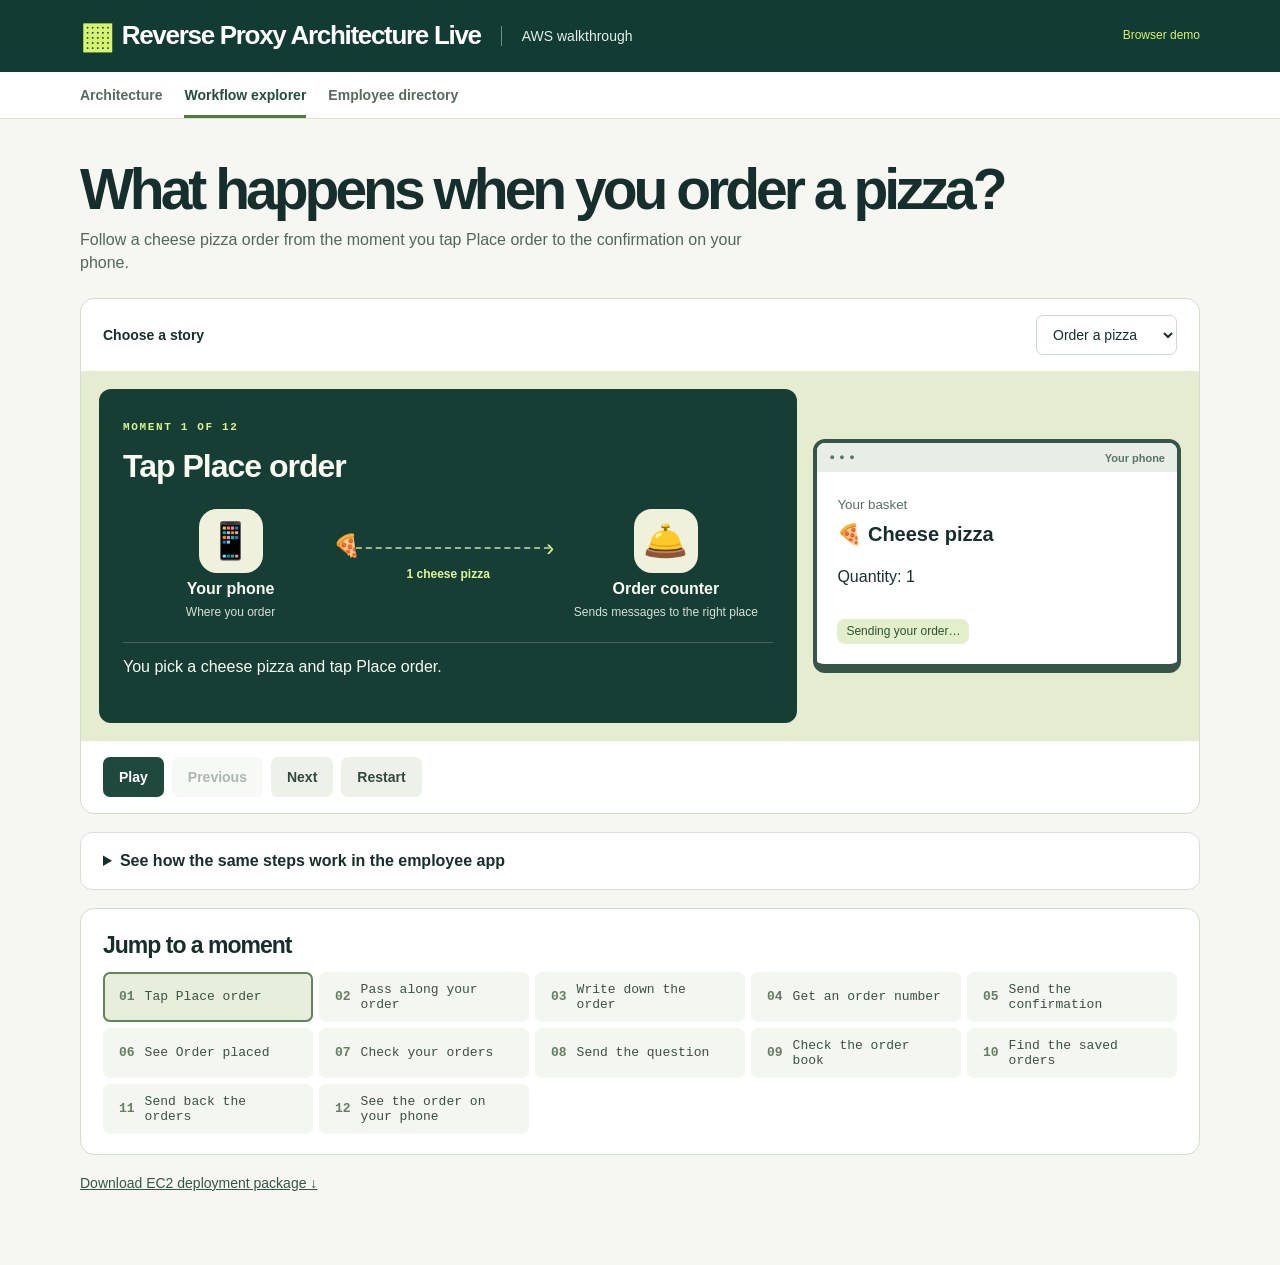
<file: vercel-deploy/vercel-deploy/index.html>
<!doctype html><html lang="en"><head><meta charset="utf-8"><meta name="viewport" content="width=device-width,initial-scale=1"><title>Reverse Proxy Architecture Live | Interactive AWS and Nginx Demo</title><meta name="description" content="See how a reverse proxy works through a pizza order animation and an interactive AWS example using Nginx and two private EC2 servers."><link rel="canonical" href="https://reverse-proxy-architecture-live.vercel.app/"><link rel="stylesheet" href="style.css"></head><body>
<header><div class="brand"><span class="logo" aria-hidden="true">▦</span> Reverse Proxy Architecture Live</div><span class="workspace">AWS walkthrough</span><span class="mode" id="mode"></span></header>
<nav class="viewnav" aria-label="Workspace"><a href="architecture.html">Architecture</a><a href="#workflow">Workflow explorer</a><a href="#directory">Employee directory</a></nav>
<main><section id="workflow"><div class="wfhead"><h1>Reverse Proxy Architecture Live</h1><p>A reverse proxy receives your browser’s request and sends it to the server that can answer. Follow a pizza order below, then <a href="aws.html">watch Nginx route a request on AWS</a>.</p></div>
<section class="mapbox"><div class="bar"><label for="scenario">Choose a story</label><select id="scenario"><option value="save">Order a pizza</option><option value="load">Find your order</option></select></div>
<div class="storybody"><div class="scene"><small id="stepcount"></small><h2 id="message"></h2><div class="stage"><div class="actor"><i id="lefticon"></i><strong id="leftname"></strong><small id="leftjob"></small></div><div class="exchange"><span class="traveler" id="parcel"></span><b id="cargo"></b></div><div class="actor"><i id="righticon"></i><strong id="rightname"></strong><small id="rightjob"></small></div></div><p id="explain"></p></div>
<aside class="laptop"><div class="screenbar">● ● ● <strong>Your phone</strong></div><div id="screen"></div></aside></div><div class="controls"><button id="play">Play</button><button id="prev" class="secondary">Previous</button><button id="next" class="secondary">Next</button><button id="restart" class="secondary">Restart</button></div></section>
<details class="network"><summary>See how the same steps work in the employee app</summary><p>The counter represents Nginx, the menu desk represents the dashboard server, the order team represents Flask, and the order book represents SQLite.</p><div class="canvas"><svg viewBox="0 0 640 286" role="img" aria-label="Browser connects to public Nginx. Nginx routes requests to the dashboard or Flask API. SQLite is on the API server." id="map"></svg></div>
<p id="tech"></p></details><section class="timeline"><h2>Jump to a moment</h2><div id="events"></div></section></section><section id="directory" hidden><section class="hero"><div><small>PEOPLE OPERATIONS</small><h1>Employee directory<span>.</span></h1><p>Your people, roles and departments in one place.</p></div><div class="art" aria-hidden="true"><i></i><i></i><i></i></div></section>
<section class="metrics" aria-label="Directory summary"><div><small>Employees</small><strong id="total">—</strong></div><div><small>Departments</small><strong id="departments">—</strong></div><div><small>Active employees</small><strong id="active">—</strong></div></section>
<section class="panel"><div class="title"><h2>Team members</h2><button id="add">＋ Add employee</button></div><div class="tools"><input type="search" id="search" aria-label="Search employees" placeholder="Search name or role…"><select id="filter" aria-label="Filter by department"><option value="">All departments</option></select></div><p id="notice" role="status"></p><div class="scroll"><table><thead><tr><th>Employee</th><th>Role</th><th>Department</th><th>Status</th></tr></thead><tbody id="rows"></tbody></table></div><footer id="count"></footer></section>
</section><p><a style="color:#345648;font-size:14px" href="roster-ec2.zip" download>Download EC2 deployment package ↓</a></p></main>
<dialog id="editor"><form id="form"><h2>Add employee</h2><label>Full name<input name="name" required maxlength="80" autocomplete="off"></label><label>Role<input name="role" required maxlength="80"></label><label>Department<input name="department" required maxlength="80" list="deptOptions"></label><datalist id="deptOptions"></datalist><label>Status<select name="status"><option>Active</option><option>On leave</option></select></label><p id="error" role="alert"></p><div class="actions"><button type="button" class="secondary" id="cancel">Cancel</button><button id="save">Save employee</button></div></form></dialog><script src="config.js"></script><script src="app.js"></script><script src="workflow.js"></script></body></html>
</file>
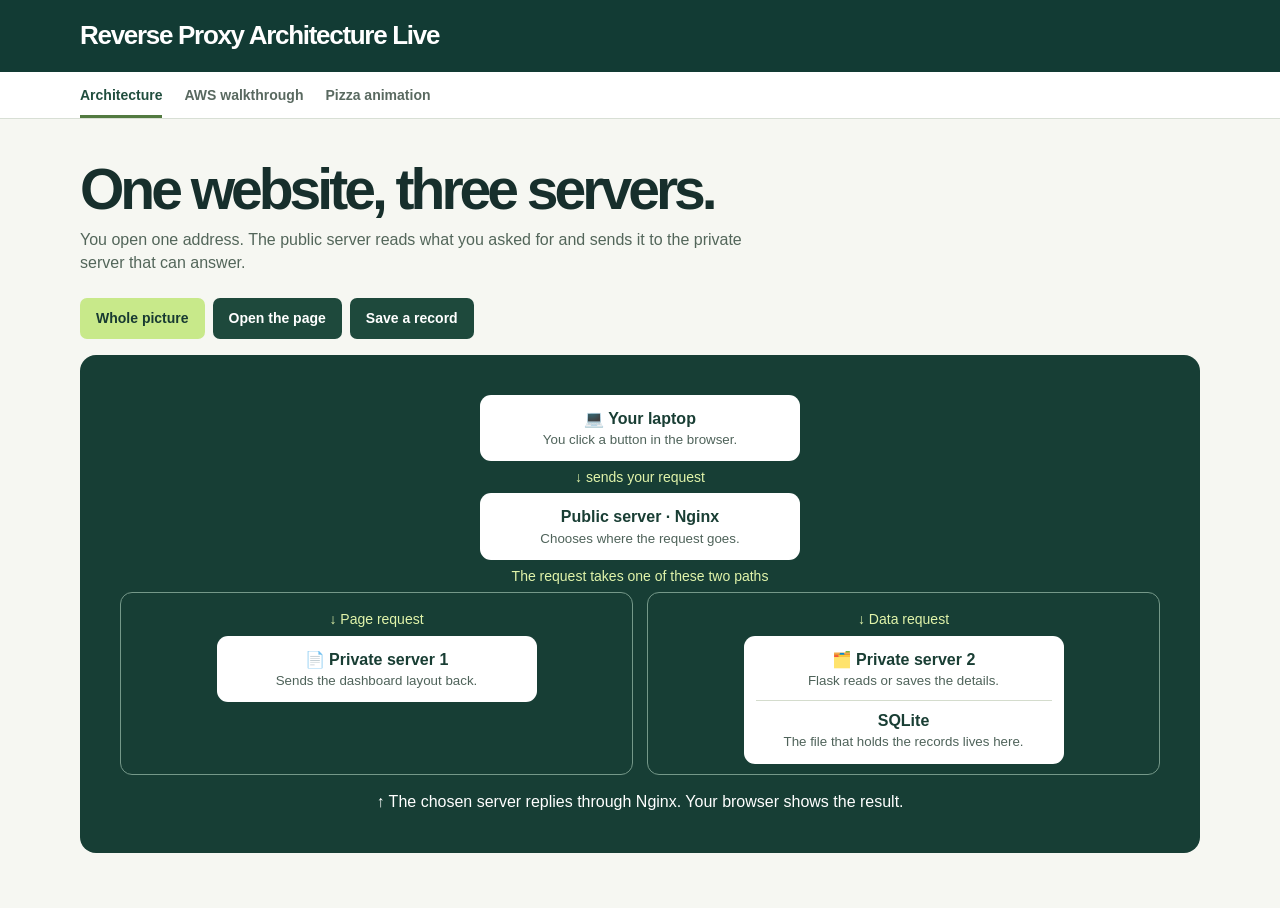
<file: vercel-deploy/vercel-deploy/architecture.html>
<!doctype html><html lang="en"><head><meta charset="utf-8"><meta name="viewport" content="width=device-width, initial-scale=1"><title>Three EC2 Servers | Reverse Proxy Architecture Live</title><meta name="description" content="Explore how public Nginx routes page requests and employee records to different private EC2 servers."><link rel="canonical" href="https://reverse-proxy-architecture-live.vercel.app/architecture.html"><link rel="stylesheet" href="style.css"><style>
.route{padding:clamp(14px,4vw,40px);background:#173e35;color:white;border-radius:16px;text-align:center}.node{background:#fff;color:#193e34;padding:12px;border-radius:11px;max-width:320px;margin:auto}.node small{display:block;color:#4f635a}.arrow{color:#e1f4aa;font-size:14px;padding:6px}.branches{display:grid;grid-template-columns:1fr 1fr;gap:14px}.branch{border:1px solid #759889;border-radius:12px;padding:10px}.branch.off{display:none}.branches:has(.off){grid-template-columns:1fr}.options{display:flex;flex-wrap:wrap;gap:8px;margin:16px 0}.options button[aria-pressed=true]{background:#c8e98a;color:#183a32}.disk{border-top:1px solid #d4dccd;margin-top:10px;padding-top:8px}.route p{margin:15px auto 0;max-width:600px}@media(max-width:500px){.branches{gap:6px}.branch{padding:5px}.node{padding:9px;font-size:14px}}
</style></head><body><header><b class="brand">Reverse Proxy Architecture Live</b></header><nav class="viewnav"><a href="architecture.html" aria-current="page">Architecture</a><a href="aws.html">AWS walkthrough</a><a href="index.html#workflow">Pizza animation</a></nav><main><div class="wfhead"><h1>One website, three servers.</h1><p>You open one address. The public server reads what you asked for and sends it to the private server that can answer.</p></div><div class="options" aria-label="Choose a route"><button data-route="both">Whole picture</button><button data-route="page">Open the page</button><button data-route="save">Save a record</button></div><section class="route"><div class="node"><b>💻 Your laptop</b><small>You click a button in the browser.</small></div><div class="arrow">↓ sends your request</div><div class="node"><b>Public server · Nginx</b><small>Chooses where the request goes.</small></div><div class="arrow" id="direction"></div><div class="branches"><div class="branch" id="page"><div class="arrow">↓ Page request</div><div class="node"><b>📄 Private server 1</b><small>Sends the dashboard layout back.</small></div></div><div class="branch" id="save"><div class="arrow">↓ Data request</div><div class="node"><b>🗂️ Private server 2</b><small>Flask reads or saves the details.</small><div class="disk"><b>SQLite</b><small>The file that holds the records lives here.</small></div></div></div></div><p id="reply" aria-live="polite"></p></section></main><script>
const routes={both:['The request takes one of these two paths','↑ The chosen server replies through Nginx. Your browser shows the result.'],page:['Follow the page request','↑ Server 1 sends the layout through Nginx to your browser. To fill the rows, the browser then makes a separate data request to Server 2 through Nginx.'],save:['Follow the save request','↑ Once SQLite stores the record, Flask sends a confirmation through Nginx to your browser.']};
function draw(route){for(const id of ['page','save'])document.getElementById(id).classList.toggle('off',route!=='both'&&route!==id);document.getElementById('direction').textContent=routes[route][0];document.getElementById('reply').textContent=routes[route][1];for(const b of document.querySelectorAll('[data-route]'))b.setAttribute('aria-pressed',String(b.dataset.route===route))}
for(const b of document.querySelectorAll('[data-route]'))b.onclick=()=>draw(b.dataset.route);draw('both');
</script></body></html>
</file>
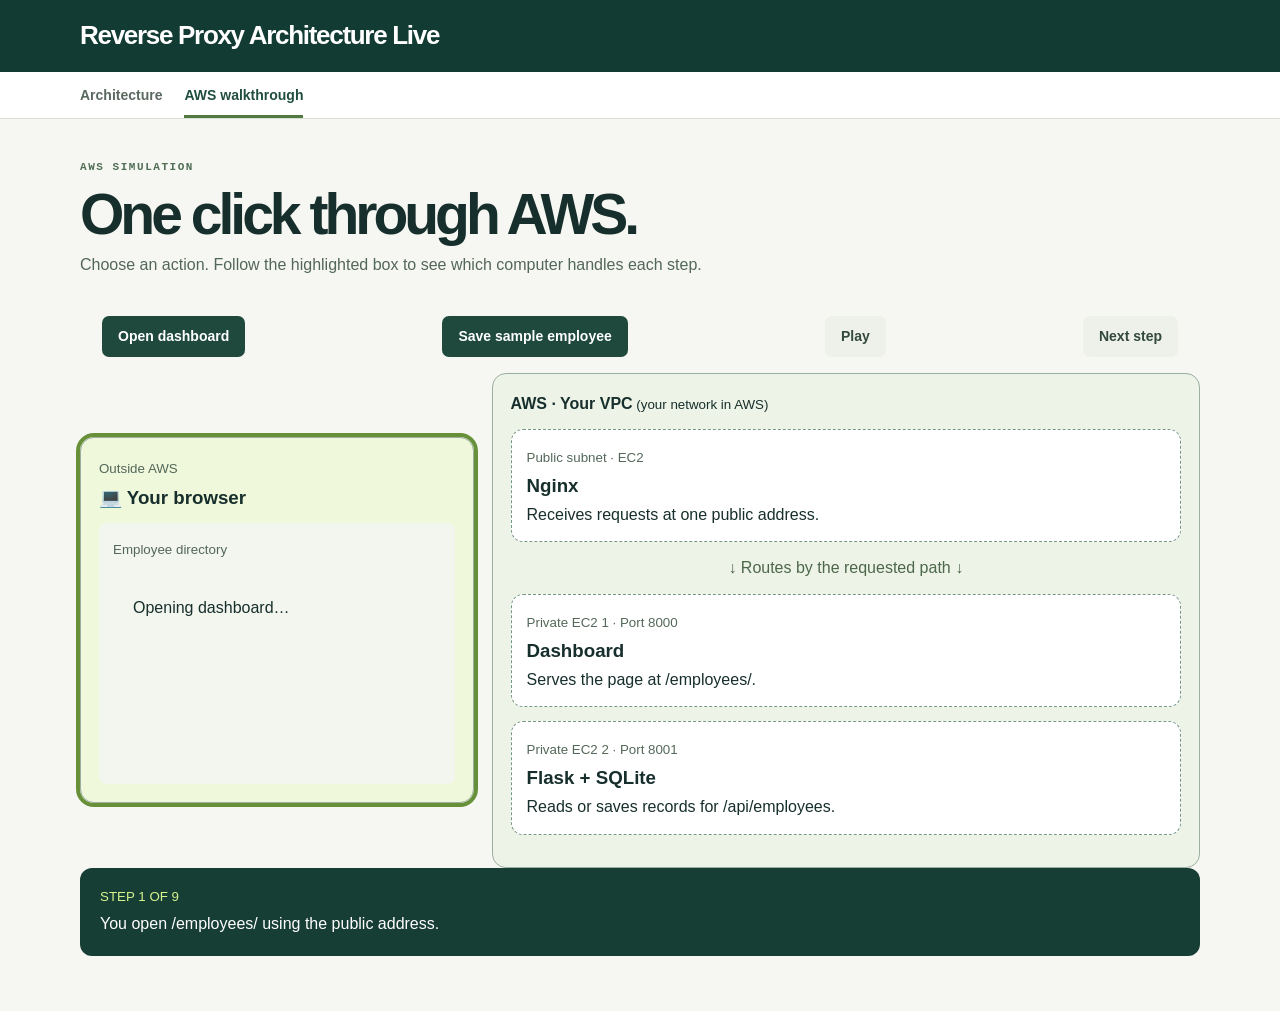
<file: vercel-deploy/vercel-deploy/aws.html>
<!doctype html><html lang="en"><head><meta charset="utf-8"><meta name="viewport" content="width=device-width,initial-scale=1"><title>AWS Request Walkthrough | Reverse Proxy Architecture Live</title><meta name="description" content="Follow a browser request through Nginx, Flask and SQLite in an interactive AWS simulation."><link rel="canonical" href="https://reverse-proxy-architecture-live.vercel.app/aws.html"><link rel="stylesheet" href="style.css"><style>
.lab{display:grid;grid-template-columns:minmax(230px,1fr) 1.8fr;gap:18px;align-items:center}.vpc,.device{border:1px solid #9aaea1;border-radius:14px;padding:18px;background:#edf3e7}.device{background:white}.cloud{margin:14px 0;padding:15px;background:white;border:1px dashed #769687;border-radius:12px}.cloud h3,.device h3{margin:4px 0}.cloud small,.device small{color:#536859}.current{outline:4px solid #679038;background:#f0f8dc}.line{text-align:center;color:#4d674a}.bar{flex-wrap:wrap}.caption{background:#173e35;color:white;border-radius:12px;padding:16px 20px;min-height:85px}.caption small{color:#d6f38d}.caption p{margin:5px 0}.browser{padding:14px;background:#f3f5ef;border-radius:8px;margin-top:12px}.current{animation:light .55s ease-out}@keyframes light{from{box-shadow:0 0 0 10px #bdd48a}to{box-shadow:0 0 0 0 transparent}}@media(prefers-reduced-motion:reduce){.current{animation:none}}@media(max-width:650px){.lab{grid-template-columns:1fr}.cloud{margin:8px 0;padding:10px}}
</style></head><body><header><b class="brand">Reverse Proxy Architecture Live</b></header><nav class="viewnav"><a href="architecture.html">Architecture</a><a href="aws.html" aria-current="page">AWS walkthrough</a></nav><main><div class="wfhead"><small>AWS SIMULATION</small><h1>One click through AWS.</h1><p>Choose an action. Follow the highlighted box to see which computer handles each step.</p></div><div class="bar"><button id="open">Open dashboard</button><button id="save">Save sample employee</button><button id="play" class="secondary">Play</button><button id="next" class="secondary">Next step</button></div><div class="lab"><section class="device" id="laptop"><small>Outside AWS</small><h3>💻 Your browser</h3><div class="browser"><small>Employee directory</small><p id="screen"></p></div></section><section class="vpc"><b>AWS · Your VPC</b><small> (your network in AWS)</small><div class="cloud" id="proxy"><small>Public subnet · EC2</small><h3>Nginx</h3>Receives requests at one public address.</div><div class="line">↓ Routes by the requested path ↓</div><div class="cloud" id="web"><small>Private EC2 1 · Port 8000</small><h3>Dashboard</h3>Serves the page at /employees/.</div><div class="cloud" id="api"><small>Private EC2 2 · Port 8001</small><h3>Flask + SQLite</h3>Reads or saves records for /api/employees.</div></section></div><div class="caption" role="status"><small id="step"></small><p id="caption"></p></div></main><script>
const read=[
 ['laptop','The page asks for employee names.','Loading employee list…'],
 ['proxy','Nginx routes GET /api/employees to private EC2 2.'],
 ['api','Flask reads the rows from the SQLite file and returns them as JSON.'],
 ['proxy','Nginx passes the employee list back to the browser.'],
 ['laptop','The browser draws the rows on screen.','Team members · Arjun Nair, Diya Shah']
];
const flows={open:[
 ['laptop','You open /employees/ using the public address.','Opening dashboard…'],
 ['proxy','Nginx receives the request and sends it to private EC2 1.'],
 ['web','The dashboard server sends the page layout back to Nginx.'],
 ['proxy','Nginx returns the page to your browser.'],...read],
 save:[
 ['laptop','You enter Maya Rao and click Save.','Maya Rao · Designer · Saving…'],
 ['proxy','Nginx forwards POST /api/employees to private EC2 2.'],
 ['api','Flask checks the details, saves Maya in SQLite and returns 201 Created.'],
 ['proxy','Nginx passes the confirmation back to your browser.'],
 ['laptop','The form closes and the dashboard requests an updated list.','Saved ✓ · Refreshing…'],
 ...read.slice(1,-1),['laptop','Maya now appears in the employee directory.','Team members · Maya Rao, Arjun Nair, Diya Shah']]};
const get=id=>document.getElementById(id);let route='open',i=0,timer=null;
function stop(){clearInterval(timer);timer=null}
function render(){const list=flows[route], [id,caption]=list[i];for(const box of ['laptop','proxy','web','api'])get(box).classList.toggle('current',box===id);get('caption').textContent=caption;get('step').textContent='STEP '+(i+1)+' OF '+list.length;get('screen').textContent=list.slice(0,i+1).filter(row=>row[2]).at(-1)[2];get('next').disabled=i===list.length-1;get('play').textContent=timer?'Pause':get('next').disabled?'Replay':'Play'}
function advance(){i++;if(i===flows[route].length-1)stop();render()}
function start(){timer=setInterval(advance,2800);render()}
for(const action of ['open','save'])get(action).onclick=()=>{stop();route=action;i=0;start()};
get('next').onclick=()=>{stop();advance()};get('play').onclick=()=>{if(timer){stop();render()}else{if(get('next').disabled)i=0;start()}};render();
</script></body></html>
</file>
<file: vercel-deploy/vercel-deploy/style.css>
*{box-sizing:border-box}body{margin:0;color:#172f2c;background:#f6f7f2;font:16px/1.45 'DM Sans',Arial,sans-serif}header{background:#123b34;color:white;display:flex;align-items:center;gap:20px;padding:17px max(5vw,calc((100vw - 1120px)/2));white-space:nowrap}.brand{display:flex;gap:9px;align-items:center;font-size:26px;letter-spacing:-1.3px;font-weight:750}.logo{color:#d6f46e;font-size:36px;line-height:1}.workspace{border-left:1px solid #719188;padding-left:20px;color:#e4eee6;font-size:14px}.mode{margin-left:auto;font-size:12px;color:#d6f46e}main{max-width:1170px;margin:auto;padding:32px 25px 55px}.hero{overflow:hidden;position:relative;background:#e3edca;border:1px solid #d1dcbd;border-radius:16px;padding:40px;display:flex;align-items:center;min-height:193px}.hero small{font:700 11px monospace;letter-spacing:2px}.hero h1{position:relative;z-index:1;font-size:clamp(36px,5vw,66px);letter-spacing:-.064em;line-height:1.05;margin:12px 0}.hero h1 span{color:#6a883b}.hero p{margin:0;color:#486054}.art{position:absolute;right:2%;bottom:-12px;display:flex;align-items:flex-end;gap:4px;transform:rotate(-8deg)}.art i{width:58px;height:90px;background:#84a093;border-radius:40px 40px 0 0;position:relative}.art i:before{content:'';position:absolute;width:41px;height:41px;background:inherit;border-radius:50%;top:-44px;left:8px}.art i:nth-child(2){height:122px;background:#25574a}.art i:nth-child(3){height:74px;background:#a6bc76}.metrics{display:grid;grid-template-columns:repeat(3,1fr);gap:14px;margin:18px 0 26px}.metrics div,.panel,details{background:white;border:1px solid #d9dfd6;border-radius:12px}.metrics div{padding:17px 22px}.metrics small{display:block;color:#56675f}.metrics strong{font-size:32px;letter-spacing:-1.8px}.panel{overflow:hidden}.title,.tools,.actions{display:flex;gap:12px;align-items:center}.title{justify-content:space-between;padding:22px 24px 14px}h2{margin:0;font-size:23px;letter-spacing:-1px}button,input,select{font:inherit}button{cursor:pointer;background:#1e493c;color:white;border:0;border-radius:7px;padding:10px 16px;font-weight:600;font-size:14px}.tools{padding:0 24px 18px}.tools input{width:300px}input,select{padding:10px 12px;border:1px solid #cfd8d0;background:white;color:inherit;border-radius:7px;font-size:14px}.scroll{overflow:auto}table{width:100%;border-collapse:collapse;text-align:left;white-space:nowrap}td,th{padding:13px 22px;border-top:1px solid #e3e8df;font-size:14px}th{background:#f7f8f4;font-size:12px;color:#58695f}td:first-child{font-weight:600}.avatar{display:inline-grid;vertical-align:middle;place-items:center;width:36px;height:36px;border-radius:12px;margin-right:12px;font:600 12px monospace}.status{display:inline-block;border-radius:25px;background:#e9f2e4;color:#345b32;padding:4px 10px;font-size:12px}.leave{background:#fff1cf;color:#795818}footer{border-top:1px solid #e3e8df;padding:12px 24px;font-size:12px;color:#59695e}details{margin-top:18px;padding:16px 22px}summary{cursor:pointer;font-weight:600}dialog{border:1px solid #d2daca;border-radius:14px;color:inherit;width:min(420px,95vw);padding:26px}dialog::backdrop{background:#0b29266b}label{display:grid;gap:4px;margin:14px 0;font-size:14px}.actions{justify-content:flex-end}.secondary{background:#edf1ea;color:#334939}#notice:empty,#error:empty{display:none}#notice{padding:0 24px}#error{color:#942f27}@media(max-width:780px){.art{opacity:.25;right:-45px}.hero>div:first-child{z-index:1}}@media(max-width:580px){header{padding:14px}.workspace{display:none}main{padding:16px 12px}.hero{padding:24px;min-height:165px}.art{display:none}.metrics{gap:6px}.metrics div{padding:12px}.metrics small{font-size:12px}.title,.tools{padding-left:13px;padding-right:13px}.tools{flex-wrap:wrap}.tools input{width:100%}.title h2{font-size:20px}td,th{padding:12px}}
.viewnav{display:flex;gap:22px;padding:0 max(5vw,calc((100vw - 1120px)/2));background:white;border-bottom:1px solid #d8dfd5}.viewnav a{padding:13px 0;text-decoration:none;color:#596960;font-size:14px;font-weight:600}.viewnav a[aria-current]{color:#214e3e;box-shadow:inset 0 -3px #527a40}.wfhead small,.readout small{font:700 11px monospace;letter-spacing:.14em;color:#506d56}.wfhead h1{font-size:clamp(40px,6vw,66px);letter-spacing:-.07em;line-height:1;margin:10px 0}.wfhead h1 span{color:#88a650}.wfhead p{color:#53665a;margin:0 0 24px}.mapbox,.timeline{border-radius:14px;border:1px solid #d2dccf;background:white;overflow:hidden}.bar,.controls{display:flex;align-items:center;gap:8px;padding:16px 22px}.bar{justify-content:space-between}.canvas{background-color:#14362f;background-image:radial-gradient(#426057 1px,transparent 1px);background-size:15px 15px}.canvas svg{display:block;width:100%;max-height:350px}.mapnode text{font-family:Arial,sans-serif;fill:#f4faf0;text-anchor:middle}.readout{padding:18px 22px 0}.readout h3{font:600 clamp(16px,2.5vw,23px) monospace;margin:6px 0}.readout p{margin:0;color:#4c6255;min-height:2.9em}.controls{flex-wrap:wrap}.controls button:disabled{opacity:.4;cursor:default}.timeline{padding:20px 22px;margin-top:18px}.timeline h2{margin-bottom:10px}#events{display:grid;grid-template-columns:repeat(auto-fit,minmax(210px,1fr));gap:6px}.event{display:flex;align-items:center;gap:10px;text-align:left;background:#f4f6f1;color:#3b5144;font:13px monospace}.event b{color:#677d63}.event[aria-current]{box-shadow:inset 0 0 0 2px #62845d;background:#e7efdc}.canvas .active rect{stroke:#ccf286;stroke-width:2}.wfhead{margin:2px 0}.timeline+section{margin-top:20px}@media(max-width:580px){.bar,.controls,.readout,.timeline{padding-left:12px;padding-right:12px}.controls button{padding:9px 12px}.canvas svg{min-height:195px}.viewnav{padding:0 14px}}
.wfhead h1{font-size:clamp(34px,5vw,57px);max-width:950px}.wfhead p{max-width:700px}.bar label{display:block;margin:0;font-weight:650}.storybody{display:grid;grid-template-columns:minmax(0,1.9fr) minmax(200px,1fr);background:#e6eccf;padding:18px;gap:16px}.scene{border-radius:12px;background:#173e35;color:#f8fbf1;padding:24px}.scene>small{font:700 11px monospace;letter-spacing:.15em;color:#d9f392}.scene h2{font-size:clamp(22px,3vw,32px);margin-top:6px}.stage{display:grid;grid-template-columns:1fr minmax(84px,.95fr) 1fr;align-items:center;gap:8px;margin:20px 0}.actor{text-align:center;display:grid;justify-items:center;align-content:start;gap:4px}.actor i{display:grid;place-items:center;width:64px;height:64px;background:#eff1dc;border-radius:18px;font:36px/1 sans-serif}.actor strong{font-size:16px}.actor small{color:#d5e1d7;font-size:12px}.exchange{position:relative;border-top:2px dashed #9bb595;text-align:center;align-self:center}.exchange:after{content:'›';position:absolute;right:-4px;top:-18px;font-size:24px;color:#d9f392}.traveler{position:absolute;transform:translate(-50%,-60%);font-size:22px;z-index:1}.exchange b{display:inline-block;margin-top:17px;font-size:12px;color:#e0f59f}.scene p{margin:14px 0 0;border-top:1px solid #466459;padding-top:12px;min-height:3.6em}.laptop{background:white;align-self:center;border:4px solid #375449;border-bottom-width:9px;border-radius:12px;overflow:hidden}.screenbar{background:#e8ede5;padding:8px 12px;font-size:9px;letter-spacing:1px;color:#5c7465}.screenbar strong{float:right;font-size:11px;letter-spacing:normal}#screen{padding:20px;min-height:178px}#screen h3{margin:4px 0 16px;font-size:20px}#screen small{color:#5b6b61}.personcard,.screenrow{display:flex;align-items:center;gap:8px;font-size:13px}.personcard span{background:#e0d8f1;padding:10px;border-radius:8px}.screenstate,.newrow{background:#e3efcb;color:#2d5436}.screenstate{margin-top:15px;display:inline-block;padding:4px 9px;border-radius:8px;font-size:12px}.screenrow{justify-content:space-between;padding:6px;border-top:1px solid #dce3da}.placeholder{height:12px;background:#e7ece5;margin:12px 0;width:85%;border-radius:4px}.placeholder:last-child{width:65%}.network .canvas{margin-top:12px}.network p{margin-bottom:0}@media(max-width:720px){.storybody{grid-template-columns:1fr;padding:10px;gap:10px}.scene{padding:16px}.actor i{width:48px;height:48px;font-size:28px}.actor strong{font-size:14px}.actor small{font-size:11px}.laptop{width:100%}#screen{min-height:0;padding:10px 16px}.stage{margin:16px 0}.screenbar{padding:5px 10px}}
</file>
